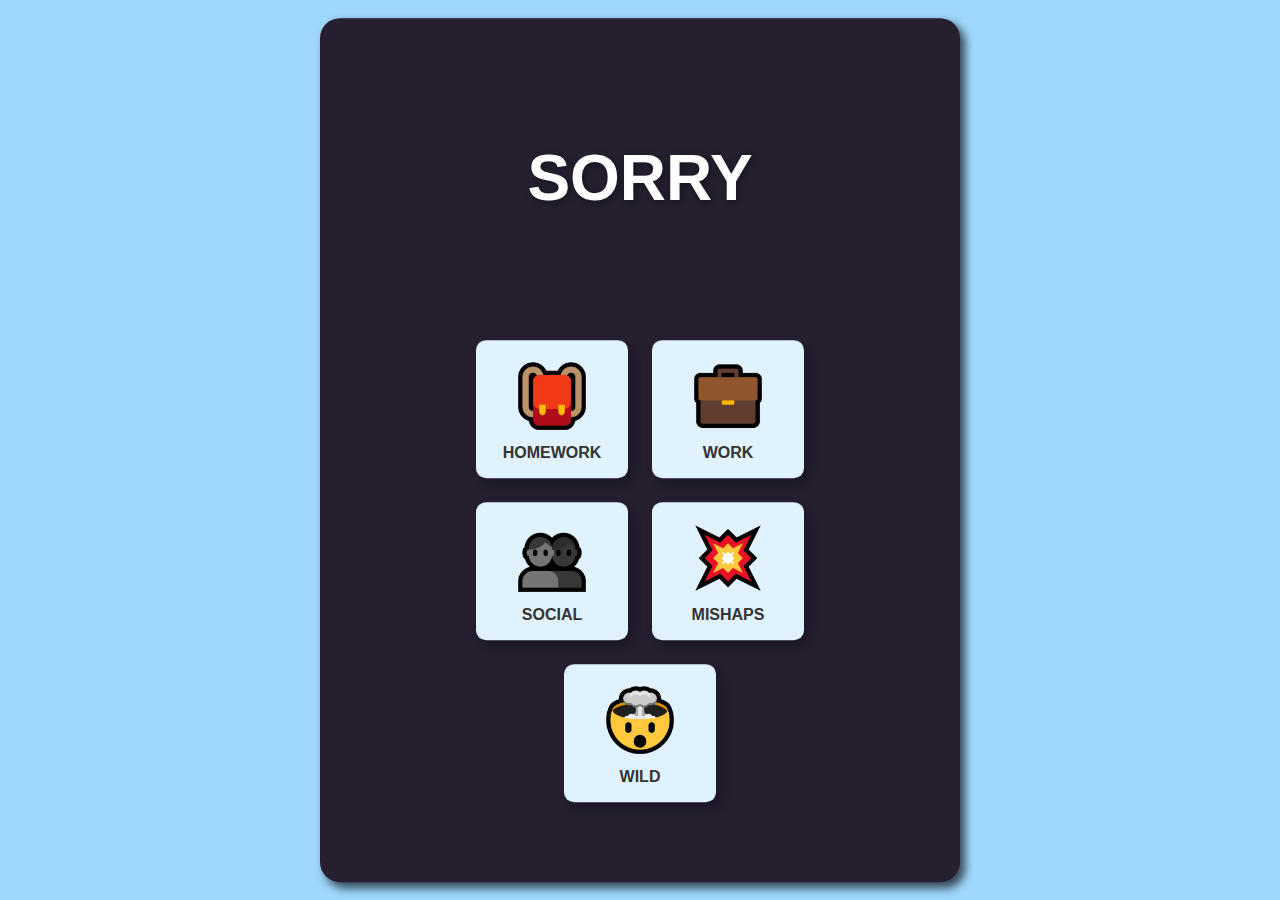
<file: index.html>
<!DOCTYPE html>
<html>
    <head>
    <meta http-equiv="refresh" content="0; URL='sorry/'" />
    <title>Redirecting...</title>
    </head>
    <body>
    <p>If you are not redirected, <a href="sorry/">click here</a>.</p>
    </body>
</html>
</file>
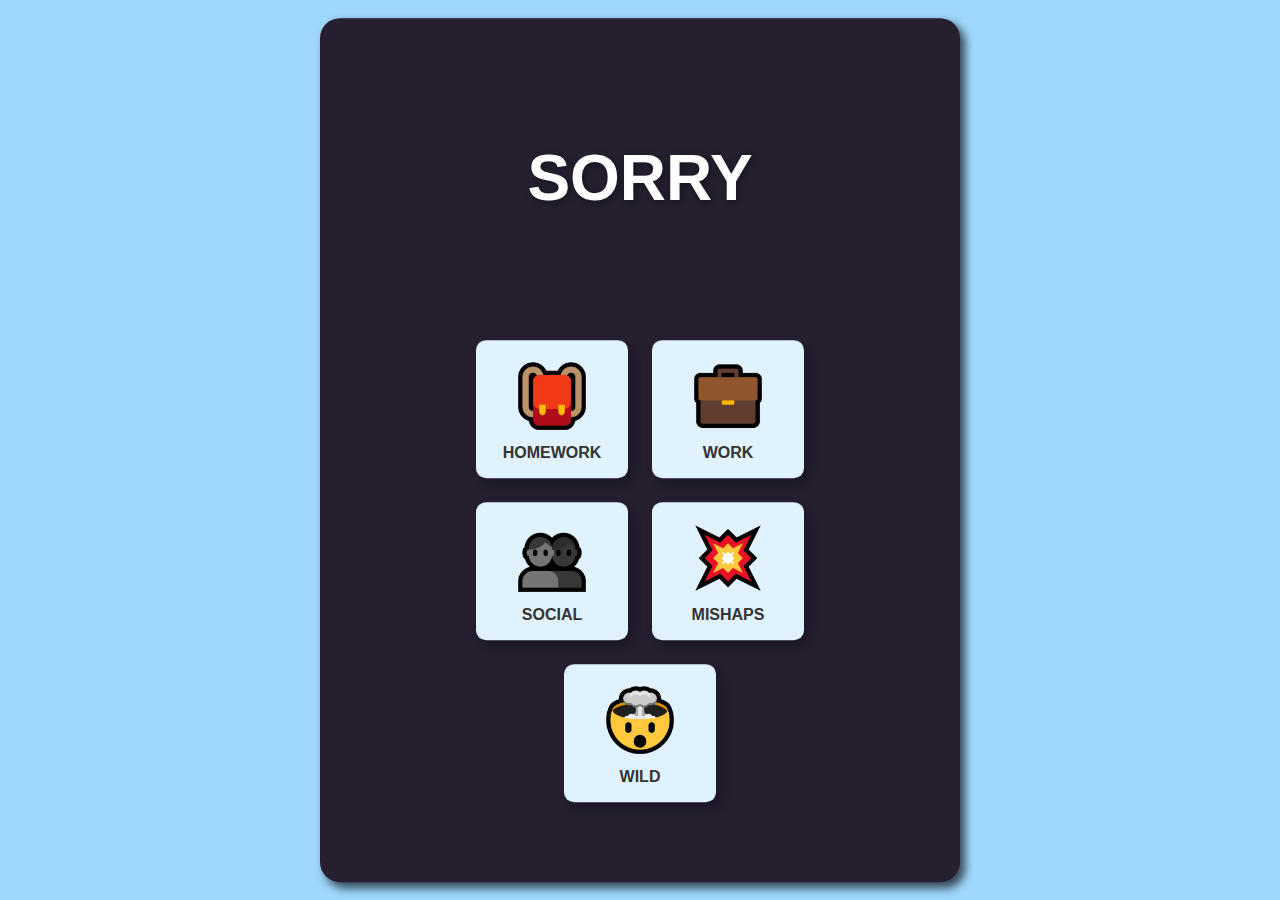
<file: sorry/index.html>
<!DOCTYPE html>
<html lang="en">
<head>
    <meta charset="UTF-8">
    <meta name="viewport" content="width=device-width, initial-scale=1.0">
    <title>SORRY</title>
    <link rel="icon" type="image/png" href="icons/sorry.png" id="favicon">
    <link rel="stylesheet" href="styles.css">
</head>
<body>
    <main>
        <div id="box">
            <div id="title">
                <h1>SORRY</h1>
            </div>
            <div id="excuse"></div>
            <div id="categories">
                <div class="category" onclick="generateExcuse('homework')">
                    <img src="icons/homework.png" alt="Homework">
                    <span>HOMEWORK</span>
                </div>
                <div class="category" onclick="generateExcuse('work')">
                    <img src="icons/work.png" alt="Work">
                    <span>WORK</span>
                </div>
                <div class="category" onclick="generateExcuse('social')">
                    <img src="icons/social.png" alt="Social">
                    <span>SOCIAL</span>
                </div>
                <div class="category" onclick="generateExcuse('mishap')">
                    <img src="icons/mishap.png" alt="Mishap">
                    <span>MISHAPS</span>
                </div>
                <div class="category" onclick="generateExcuse('wild')">
                    <img src="icons/wild.png" alt="Wild">
                    <span>WILD</span>
                </div>
            </div>
        </div>
    </main>
    <script src="script.js"></script>
</body>
</html>
</file>
<file: sorry/styles.css>
body {
    font-family: "Avantgarde", "TeX Gyre Adventor", "URW Gothic L", sans-serif;
    margin: 0;
    padding: 0;
    background-color: #9fd8fc;
    color: #333;
    text-align: center;
}

#box {
    position: absolute;
    top: 50%;
    left: 50%;
    transform: translate(-50%, -50%);
    background-color: #251f30;
    color: #fff;
    box-shadow: 5px 5px 10px rgb(6, 4, 12, 70%);
    padding: 5rem;
    border-radius: 20px;
}

#title {
    font-size: 2rem;
    font-family: 'Gill Sans', sans-serif;
    font-weight: bold;
    text-shadow: 2px 2px 7.5px rgb(6, 4, 12, 40%)
}

#excuse {
    margin-bottom: 2rem;
    font-size: 1.5rem;
    color: #fff;
    min-height: 50px;
    display: flex;
    align-items: center;
    justify-content: center;
    font-family: 'Courier New', monospace;
    font-weight: bold;
}

#categories {
    display: flex;
    flex-wrap: wrap;
    justify-content: center;
    gap: 1.5rem;
    
}

.category {
    display: inline-flex;
    flex-direction: column;
    align-items: center;
    padding: 1rem;
    background-color: #e0f2fd;
    border-radius: 10px;
    box-shadow: 5px 5px 10px rgb(6, 4, 12, 30%);
    cursor: pointer;
    transition: transform 0.2s, box-shadow 0.2s;
    width: 120px;
    text-align: center;
}

.category:hover {
    transform: scale(1.05);
    box-shadow: 5px 5px 10px rgb(6, 4, 12, 50%);
    background-color: #9fd8fc;
}

.category img {
    width: 80px;
    height: 80px;
    margin-bottom: 0.5rem;
}

.category span {
    font-weight: bold;
    color: #333;
}
</file>
